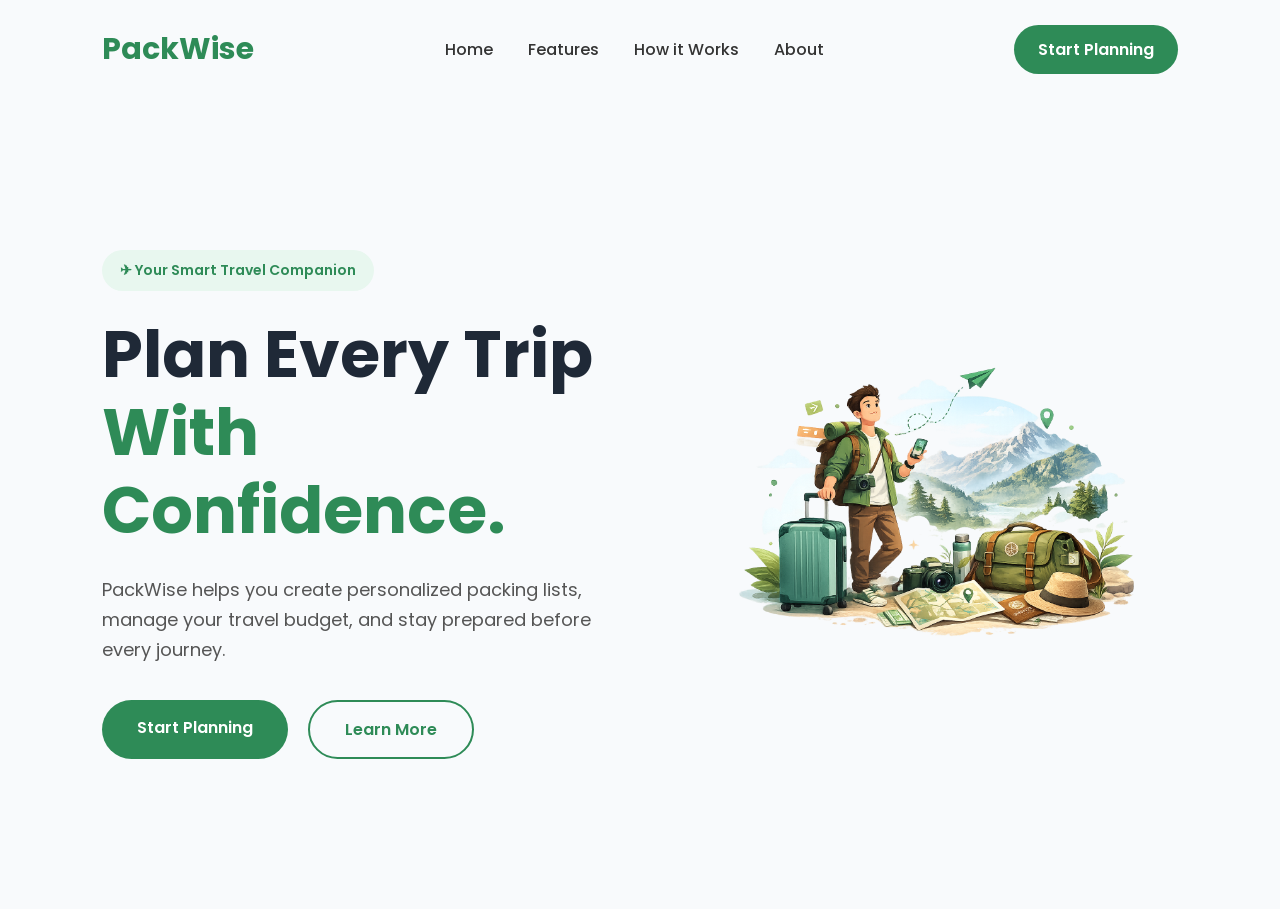
<file: index.html>
<!DOCTYPE html>
<html lang="en">
<head>
    <meta charset="UTF-8">
    <meta name="viewport" content="width=device-width, initial-scale=1.0">
    
  <title>PackWise | Travel Smarter. Pack Better.</title>
<link href="https://fonts.googleapis.com/css2?family=Poppins:wght@300;400;500;600;700&display=swap" rel="stylesheet">
    <link rel="stylesheet" href="style.css">
</head>
<body>

<body>

    <header>

        <nav class="navbar">

            <div class="logo">
                PackWise
            </div>

            <ul class="nav-links">

                <li><a href="index.html">Home</a></li>

                <li><a target="_blank" href="pages/features.html">Features</a></li>

                <li><a target="_blank" href="pages/howitworks.html">How it Works</a></li>

                <li><a target="_blank" href="pages/about.html">About</a></li>

            </ul>

            <a target="_blank" href="pages/planner.html" class="btn-nav">
                Start Planning
            </a>

        </nav>

    </header>

    <section class="hero">
        <div class="hero-left">

            <span class="tag">
                ✈ Your Smart Travel Companion
            </span>

            <h1>
                Plan Every Trip
                <span>With Confidence.</span>
            </h1>

            <p>
                PackWise helps you create personalized packing lists,
                manage your travel budget, and stay prepared before every
                journey.
            </p>

            <div class="hero-buttons">

                <a target = "_blank" href="pages/planner.html " class="btn-primary">
                    Start Planning
                </a>

                <a target = "_blank" href="pages/learnmore.html" class="btn-secondary">
                    Learn More
                </a>

            </div>

        </div>


        <div class="hero-right">

            <img src="assets/travelimage.png" alt="Travel Illustration">

        </div>

    </section>

</body>

</html>
</file>
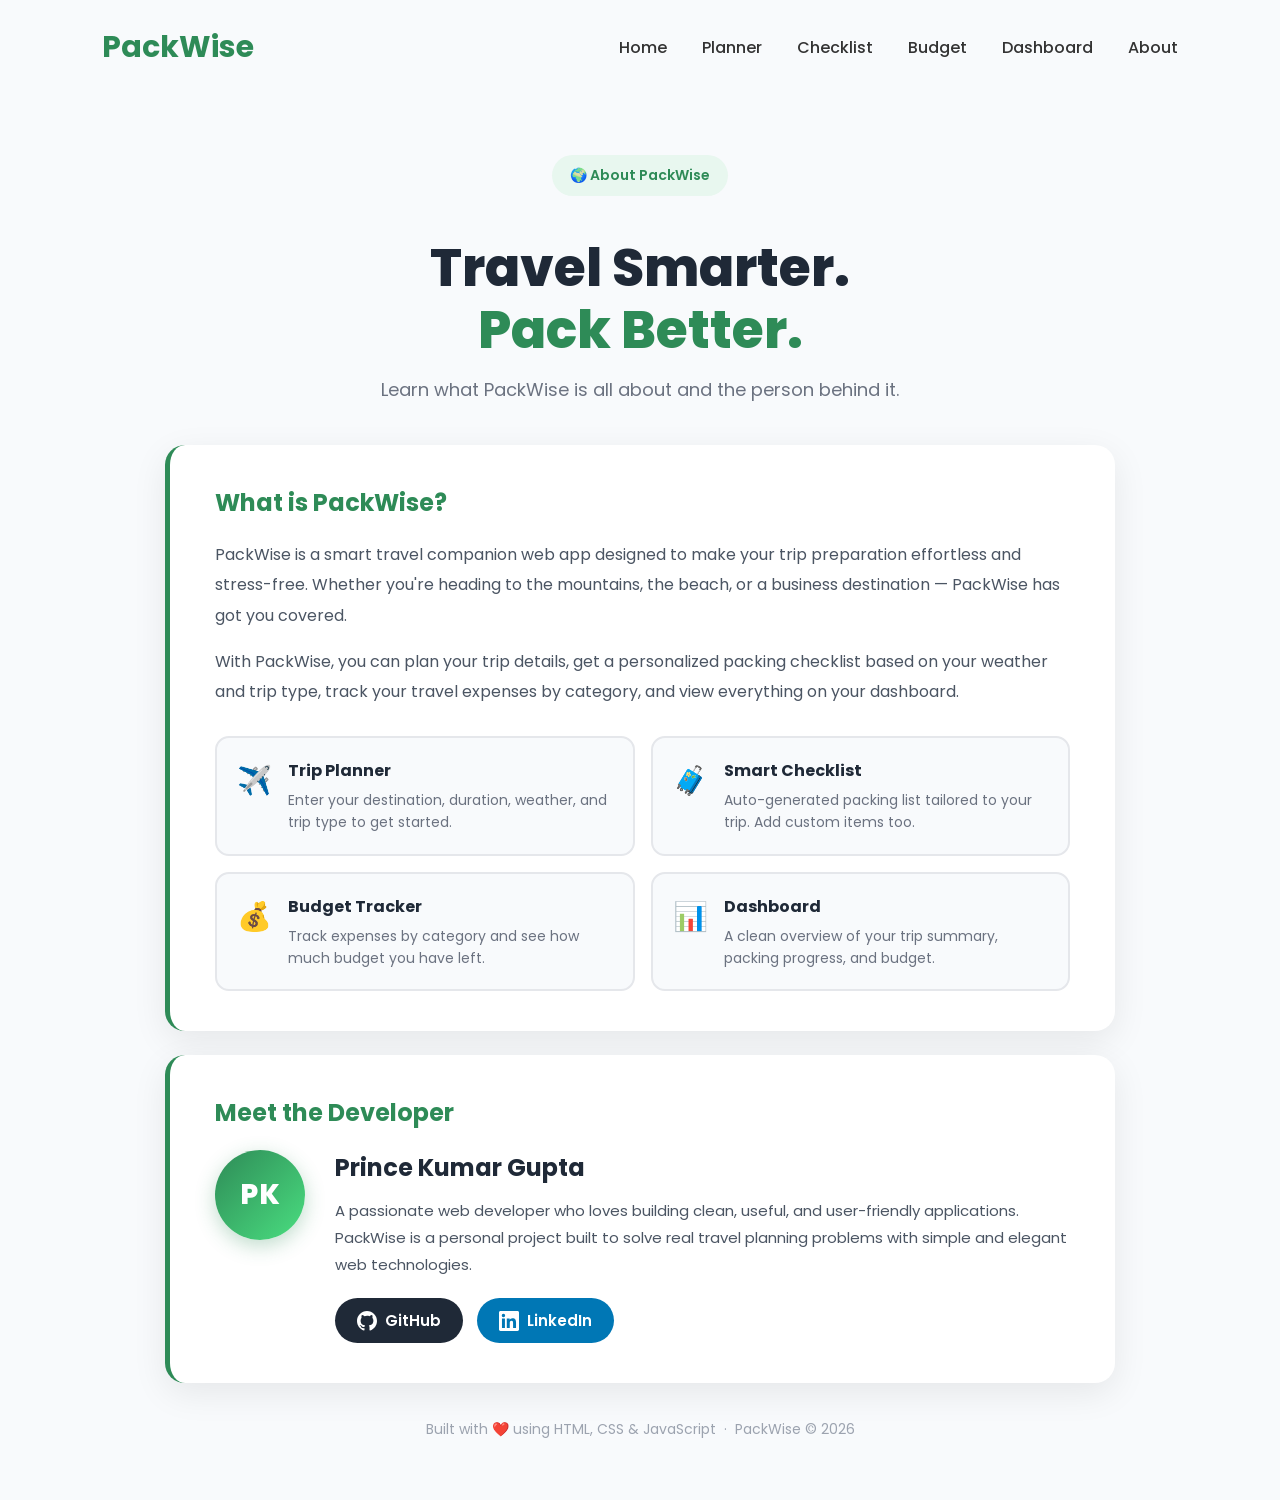
<file: pages/about.html>
<!DOCTYPE html>
<html lang="en">

<head>

    <meta charset="UTF-8">
    <meta name="viewport" content="width=device-width, initial-scale=1.0">

    <title>About | PackWise</title>

    <link rel="stylesheet" href="../style.css">
    <link rel="stylesheet" href="../css/about.css">

    <link href="https://fonts.googleapis.com/css2?family=Poppins:wght@300;400;500;600;700&display=swap" rel="stylesheet">

</head>

<body>

    <header>
        <nav class="navbar">
            <div class="logo">PackWise</div>
            <ul class="nav-links">
                <li><a href="../index.html">Home</a></li>
                <li><a href="planner.html">Planner</a></li>
                <li><a href="checklist.html">Checklist</a></li>
                <li><a href="budget.html">Budget</a></li>
                <li><a href="dashboard.html">Dashboard</a></li>
                <li><a href="about.html">About</a></li>
            </ul>
        </nav>
    </header>


    
    <section class="about-header">
        <span class="tag">🌍 About PackWise</span>
        <h1>Travel Smarter.<br><span>Pack Better.</span></h1>
        <p>Learn what PackWise is all about and the person behind it.</p>
    </section>


  
    <section class="about-section">
        <div class="about-card">

            <h2>What is PackWise?</h2>

            <p>
                PackWise is a smart travel companion web app designed to make your trip preparation
                effortless and stress-free. Whether you're heading to the mountains, the beach, or
                a business destination — PackWise has got you covered.
            </p>

            <p>
                With PackWise, you can plan your trip details, get a personalized packing checklist
                based on your weather and trip type, track your travel expenses by category, and view
                everything on your dashboard.
            </p>

            <div class="feature-grid">

                <div class="feature-item">
                    <span class="feature-icon">✈️</span>
                    <div>
                        <h3>Trip Planner</h3>
                        <p>Enter your destination, duration, weather, and trip type to get started.</p>
                    </div>
                </div>

                <div class="feature-item">
                    <span class="feature-icon">🧳</span>
                    <div>
                        <h3>Smart Checklist</h3>
                        <p>Auto-generated packing list tailored to your trip. Add custom items too.</p>
                    </div>
                </div>

                <div class="feature-item">
                    <span class="feature-icon">💰</span>
                    <div>
                        <h3>Budget Tracker</h3>
                        <p>Track expenses by category and see how much budget you have left.</p>
                    </div>
                </div>

                <div class="feature-item">
                    <span class="feature-icon">📊</span>
                    <div>
                        <h3>Dashboard</h3>
                        <p>A clean overview of your trip summary, packing progress, and budget.</p>
                    </div>
                </div>

            </div>

        </div>
    </section>


   
    <section class="about-section">
        <div class="about-card developer-card">

            <h2>Meet the Developer</h2>

            <div class="dev-content">

                <div class="dev-avatar">
                    <span>PK</span>
                </div>

                <div class="dev-info">

                    <h3>Prince Kumar Gupta</h3>

                    <p class="dev-bio">
                        A passionate web developer who loves building clean, useful, and
                        user-friendly applications. PackWise is a personal project built to
                        solve real travel planning problems with simple and elegant web technologies.
                    </p>

                    <div class="dev-links">

                        <a href="https://github.com/prince-kr-gupta" target="_blank" class="social-btn github">
                            <svg xmlns="http://www.w3.org/2000/svg" width="20" height="20" viewBox="0 0 24 24" fill="currentColor">
                                <path d="M12 0C5.374 0 0 5.373 0 12c0 5.302 3.438 9.8 8.207 11.387.599.111.793-.261.793-.577v-2.234c-3.338.726-4.033-1.416-4.033-1.416-.546-1.387-1.333-1.756-1.333-1.756-1.089-.745.083-.729.083-.729 1.205.084 1.839 1.237 1.839 1.237 1.07 1.834 2.807 1.304 3.492.997.107-.775.418-1.305.762-1.604-2.665-.305-5.467-1.334-5.467-5.931 0-1.311.469-2.381 1.236-3.221-.124-.303-.535-1.524.117-3.176 0 0 1.008-.322 3.301 1.23A11.509 11.509 0 0112 5.803c1.02.005 2.047.138 3.006.404 2.291-1.552 3.297-1.23 3.297-1.23.653 1.653.242 2.874.118 3.176.77.84 1.235 1.911 1.235 3.221 0 4.609-2.807 5.624-5.479 5.921.43.372.823 1.102.823 2.222v3.293c0 .319.192.694.801.576C20.566 21.797 24 17.3 24 12c0-6.627-5.373-12-12-12z"/>
                            </svg>
                            GitHub
                        </a>

                        <a href="https://www.linkedin.com/in/prince-kumar-gupta-99b69a36b/" target="_blank" class="social-btn linkedin">
                            <svg xmlns="http://www.w3.org/2000/svg" width="20" height="20" viewBox="0 0 24 24" fill="currentColor">
                                <path d="M20.447 20.452h-3.554v-5.569c0-1.328-.027-3.037-1.852-3.037-1.853 0-2.136 1.445-2.136 2.939v5.667H9.351V9h3.414v1.561h.046c.477-.9 1.637-1.85 3.37-1.85 3.601 0 4.267 2.37 4.267 5.455v6.286zM5.337 7.433a2.062 2.062 0 01-2.063-2.065 2.064 2.064 0 112.063 2.065zm1.782 13.019H3.555V9h3.564v11.452zM22.225 0H1.771C.792 0 0 .774 0 1.729v20.542C0 23.227.792 24 1.771 24h20.451C23.2 24 24 23.227 24 22.271V1.729C24 .774 23.2 0 22.222 0h.003z"/>
                            </svg>
                            LinkedIn
                        </a>

                    </div>

                </div>

            </div>

        </div>
    </section>


    <!-- Footer note -->
    <section class="about-footer">
        <p>Built with ❤️ using HTML, CSS & JavaScript &nbsp;·&nbsp; PackWise © 2026</p>
    </section>

</body>

</html>
</file>
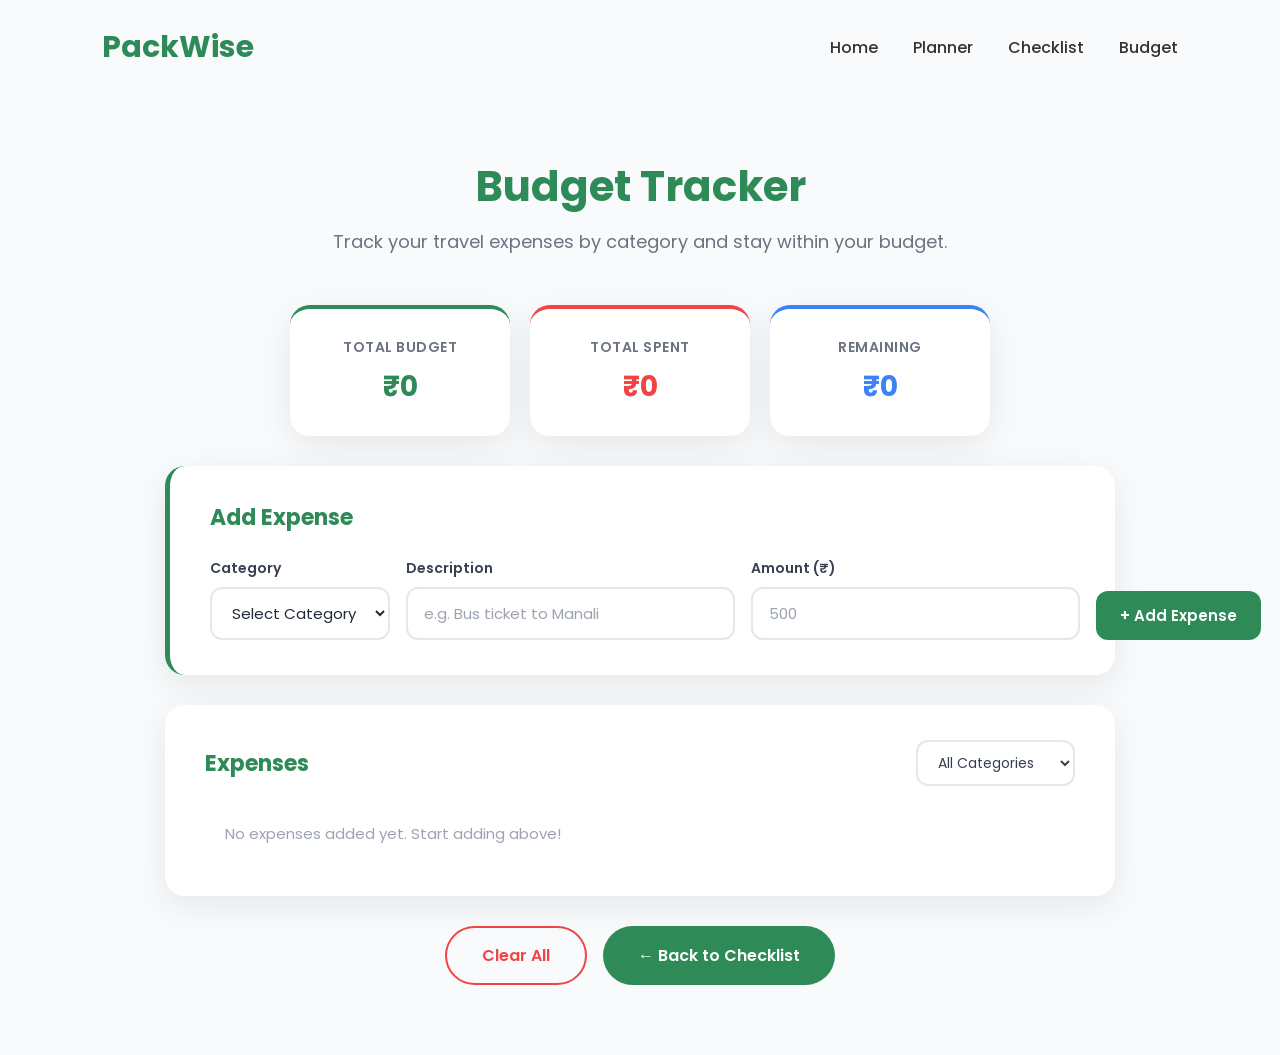
<file: pages/budget.html>
<!DOCTYPE html>
<html lang="en">

<head>

    <meta charset="UTF-8">
    <meta name="viewport" content="width=device-width, initial-scale=1.0">

    <title>Budget Tracker | PackWise</title>

    <link rel="stylesheet" href="../style.css">
    <link rel="stylesheet" href="../css/budget.css">

    <link href="https://fonts.googleapis.com/css2?family=Poppins:wght@300;400;500;600;700&display=swap" rel="stylesheet">

</head>

<body>

    <header>
        <nav class="navbar">
            <div class="logo">PackWise</div>
            <ul class="nav-links">
                <li><a href="../index.html">Home</a></li>
                <li><a href="planner.html">Planner</a></li>
                <li><a href="checklist.html">Checklist</a></li>
                <li><a href="budget.html">Budget</a></li>
            </ul>
        </nav>
    </header>


    <section class="budget-header">
        <h1>Budget Tracker</h1>
        <p>Track your travel expenses by category and stay within your budget.</p>
    </section>


    <section class="budget-overview">

        <div class="overview-card total">
            <span class="overview-label">Total Budget</span>
            <span class="overview-amount" id="totalBudget">₹0</span>
        </div>

        <div class="overview-card spent">
            <span class="overview-label">Total Spent</span>
            <span class="overview-amount" id="totalSpent">₹0</span>
        </div>

        <div class="overview-card remaining">
            <span class="overview-label">Remaining</span>
            <span class="overview-amount" id="totalRemaining">₹0</span>
        </div>

    </section>


    <section class="add-expense-section">

        <div class="add-expense-card">

            <h2>Add Expense</h2>

            <div class="expense-form">

                <div class="input-box">
                    <label>Category</label>
                    <select id="expenseCategory">
                        <option value="">Select Category</option>
                        <option value="Transport">🚗 Transport</option>
                        <option value="Food">🍔 Food</option>
                        <option value="Stay">🏨 Stay / Hotel</option>
                        <option value="Shopping">🛍️ Shopping</option>
                        <option value="Activities">🎢 Activities</option>
                        <option value="Medical">💊 Medical</option>
                        <option value="Other">📦 Other</option>
                    </select>
                </div>

                <div class="input-box">
                    <label>Description</label>
                    <input type="text" id="expenseDesc" placeholder="e.g. Bus ticket to Manali">
                </div>

                <div class="input-box">
                    <label>Amount (₹)</label>
                    <input type="number" id="expenseAmount" placeholder="500" min="1">
                </div>

                <button class="btn-add-expense" id="addExpenseBtn">+ Add Expense</button>

            </div>

        </div>

    </section>


    <section class="expenses-section">

        <div class="expenses-card">

            <div class="expenses-header">
                <h2>Expenses</h2>
                <select id="filterCategory">
                    <option value="All">All Categories</option>
                    <option value="Transport">🚗 Transport</option>
                    <option value="Food">🍔 Food</option>
                    <option value="Stay">🏨 Stay / Hotel</option>
                    <option value="Shopping">🛍️ Shopping</option>
                    <option value="Activities">🎢 Activities</option>
                    <option value="Medical">💊 Medical</option>
                    <option value="Other">📦 Other</option>
                </select>
            </div>

            <ul id="expenseList">
                <li class="empty-state">No expenses added yet. Start adding above!</li>
            </ul>

        </div>

    </section>


    <section class="actions">
        <button id="clearBtn">Clear All</button>
        <button id="backBtn">← Back to Checklist</button>
    </section>

    <script src="../js/budget.js" defer></script>

</body>

</html>
</file>
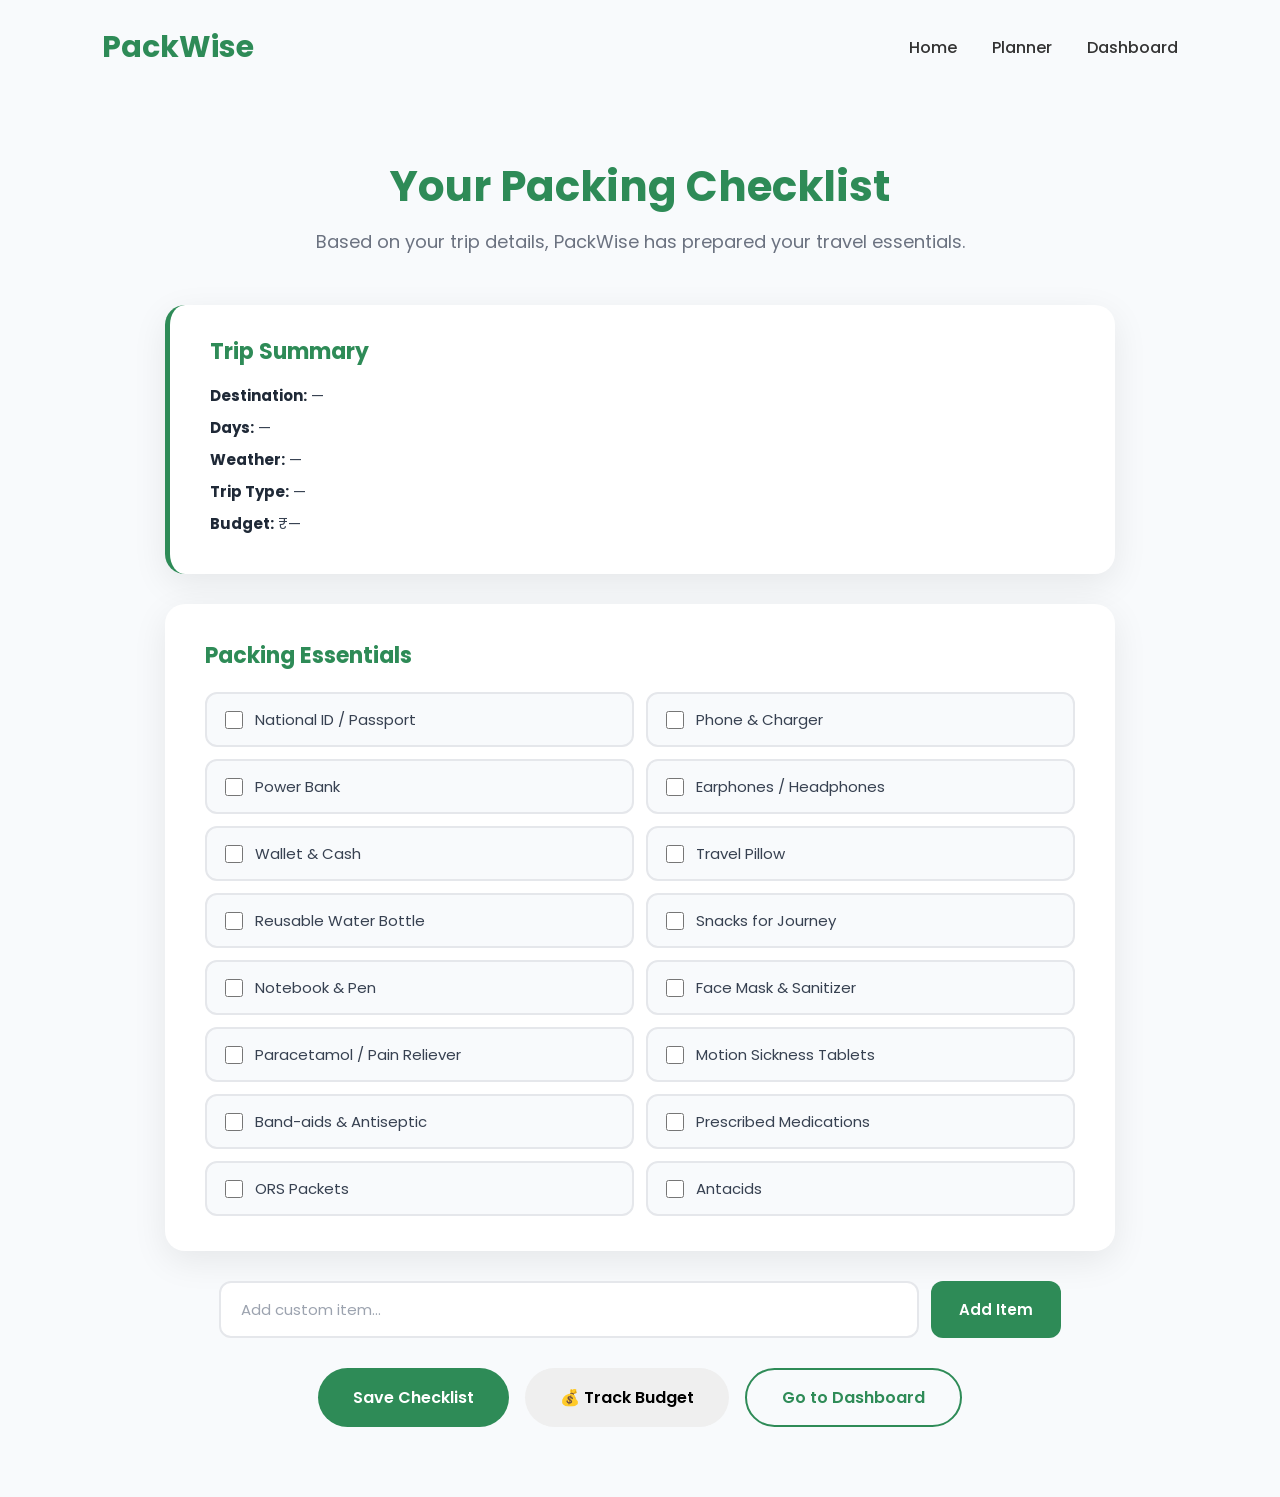
<file: pages/checklist.html>
<!DOCTYPE html>
<html lang="en">

<head>

    <meta charset="UTF-8">
    <meta name="viewport" content="width=device-width, initial-scale=1.0">

    <title>Packing Checklist | PackWise</title>

    
    <link rel="stylesheet" href="../style.css">
    <link rel="stylesheet" href="../css/planner.css">
    <link rel="stylesheet" href="../css/checklist.css">

   
    <link href="https://fonts.googleapis.com/css2?family=Poppins:wght@300;400;500;600;700&display=swap" rel="stylesheet">

</head>

<body>

<header>

    <nav class="navbar">

        <div class="logo">

            PackWise

        </div>

        <ul class="nav-links">

            <li><a href="../index.html">Home</a></li>
            <li><a href="planner.html">Planner</a></li>
            <li><a href="dashboard.html">Dashboard</a></li>

        </ul>

    </nav>

</header>


<section class="checklist-header">

    <h1>Your Packing Checklist</h1>

    <p>
        Based on your trip details, PackWise has prepared your travel essentials.
    </p>

</section>



<section class="trip-summary">

    <div class="summary-card">

        <h2>Trip Summary</h2>

        <p><strong>Destination:</strong> <span id="destination"></span></p>

        <p><strong>Days:</strong> <span id="days"></span></p>

        <p><strong>Weather:</strong> <span id="weather"></span></p>

        <p><strong>Trip Type:</strong> <span id="tripType"></span></p>

        <p><strong>Budget:</strong> ₹<span id="budget"></span></p>

    </div>

</section>



<section class="packing-list">

    <div class="list-card">

        <h2>Packing Essentials</h2>

        <ul id="packingItems">

            <!-- JavaScript will add items here -->

        </ul>

    </div>

</section>



<section class="custom-item">

    <input
        type="text"
        id="customItem"
        placeholder="Add custom item...">

    <button id="addItem">

        Add Item

    </button>

</section>



<section class="actions">

    <button id="saveBtn">

        Save Checklist

    </button>
    <button id ="budgetBtn">💰 Track Budget</button>

    <button id="dashboardBtn">

        Go to Dashboard

    </button>

</section>

<script src="../js/checklist.js"></script>
</body>
</html>
</file>
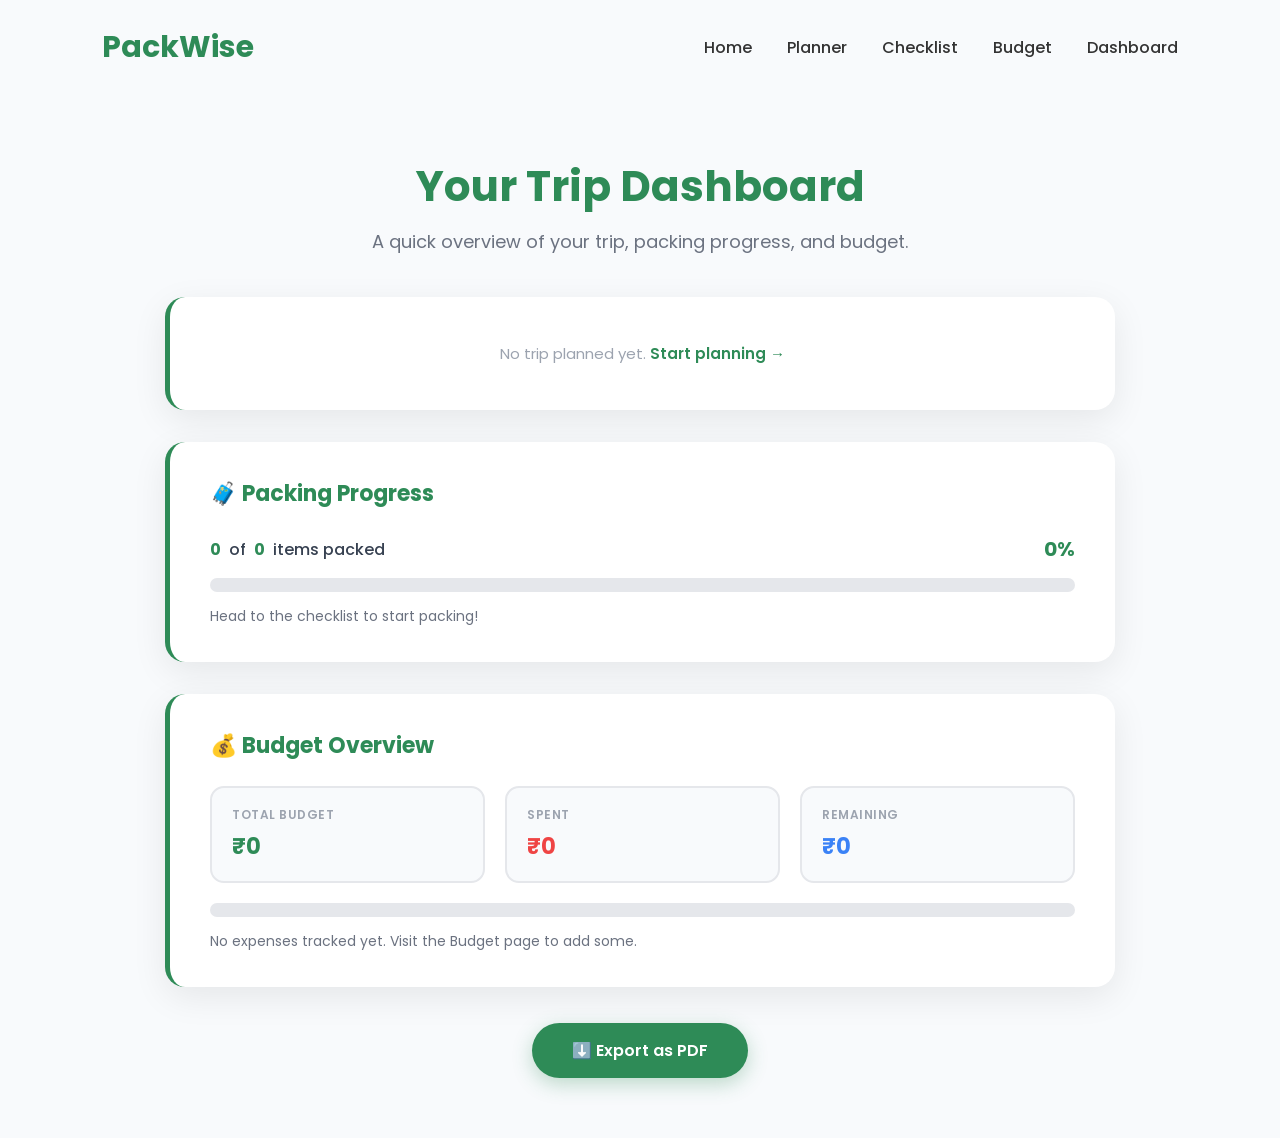
<file: pages/dashboard.html>
<!DOCTYPE html>
<html lang="en">

<head>

    <meta charset="UTF-8">
    <meta name="viewport" content="width=device-width, initial-scale=1.0">

    <title>Dashboard | PackWise</title>

    <link rel="stylesheet" href="../style.css">
    <link rel="stylesheet" href="../css/dashboard.css">

    <link href="https://fonts.googleapis.com/css2?family=Poppins:wght@300;400;500;600;700&display=swap" rel="stylesheet">

</head>

<body>

    <header>
        <nav class="navbar">
            <div class="logo">PackWise</div>
            <ul class="nav-links">
                <li><a href="../index.html">Home</a></li>
                <li><a href="planner.html">Planner</a></li>
                <li><a href="checklist.html">Checklist</a></li>
                <li><a href="budget.html">Budget</a></li>
                <li><a href="dashboard.html">Dashboard</a></li>
            </ul>
        </nav>
    </header>


    <section class="dashboard-header">
        <h1>Your Trip Dashboard</h1>
        <p>A quick overview of your trip, packing progress, and budget.</p>
    </section>


    <!-- Trip Summary -->
    <section class="dash-section">
        <div class="dash-card" id="noTripMsg" style="display:none;">
            <p class="empty-state">No trip planned yet. <a href="planner.html">Start planning →</a></p>
        </div>

        <div class="dash-card trip-card" id="tripCard">
            <h2>✈️ Trip Summary</h2>
            <div class="trip-grid">
                <div class="trip-item">
                    <span class="trip-label">Destination</span>
                    <span class="trip-value" id="d-destination">—</span>
                </div>
                <div class="trip-item">
                    <span class="trip-label">Duration</span>
                    <span class="trip-value" id="d-days">—</span>
                </div>
                <div class="trip-item">
                    <span class="trip-label">Weather</span>
                    <span class="trip-value" id="d-weather">—</span>
                </div>
                <div class="trip-item">
                    <span class="trip-label">Trip Type</span>
                    <span class="trip-value" id="d-tripType">—</span>
                </div>
                <div class="trip-item">
                    <span class="trip-label">Travelers</span>
                    <span class="trip-value" id="d-travellers">—</span>
                </div>
                <div class="trip-item">
                    <span class="trip-label">Budget</span>
                    <span class="trip-value" id="d-budget">—</span>
                </div>
            </div>
        </div>
    </section>


    <!-- Checklist Progress -->
    <section class="dash-section">
        <div class="dash-card">
            <h2>🧳 Packing Progress</h2>
            <div class="progress-info">
                <span id="checkedCount">0</span> of <span id="totalCount">0</span> items packed
                <span class="progress-percent" id="progressPercent">0%</span>
            </div>
            <div class="progress-bar-bg">
                <div class="progress-bar-fill" id="progressFill"></div>
            </div>
            <p class="progress-note" id="progressNote">Head to the checklist to start packing!</p>
        </div>
    </section>


    <!-- Budget Overview -->
    <section class="dash-section">
        <div class="dash-card">
            <h2>💰 Budget Overview</h2>

            <div class="budget-row">
                <div class="budget-stat">
                    <span class="budget-label">Total Budget</span>
                    <span class="budget-value green" id="d-totalBudget">₹0</span>
                </div>
                <div class="budget-stat">
                    <span class="budget-label">Spent</span>
                    <span class="budget-value red" id="d-spent">₹0</span>
                </div>
                <div class="budget-stat">
                    <span class="budget-label">Remaining</span>
                    <span class="budget-value blue" id="d-remaining">₹0</span>
                </div>
            </div>

            <div class="progress-bar-bg">
                <div class="progress-bar-fill budget-fill" id="budgetFill"></div>
            </div>
            <p class="progress-note" id="budgetNote">No expenses tracked yet.</p>
        </div>
    </section>

    <!-- Export Button -->
    <section class="export-section no-print">
        <button id="exportPdfBtn">⬇️ Export as PDF</button>
    </section>

    <script src="../js/dashboard.js" defer></script>

</body>

</html>
</file>
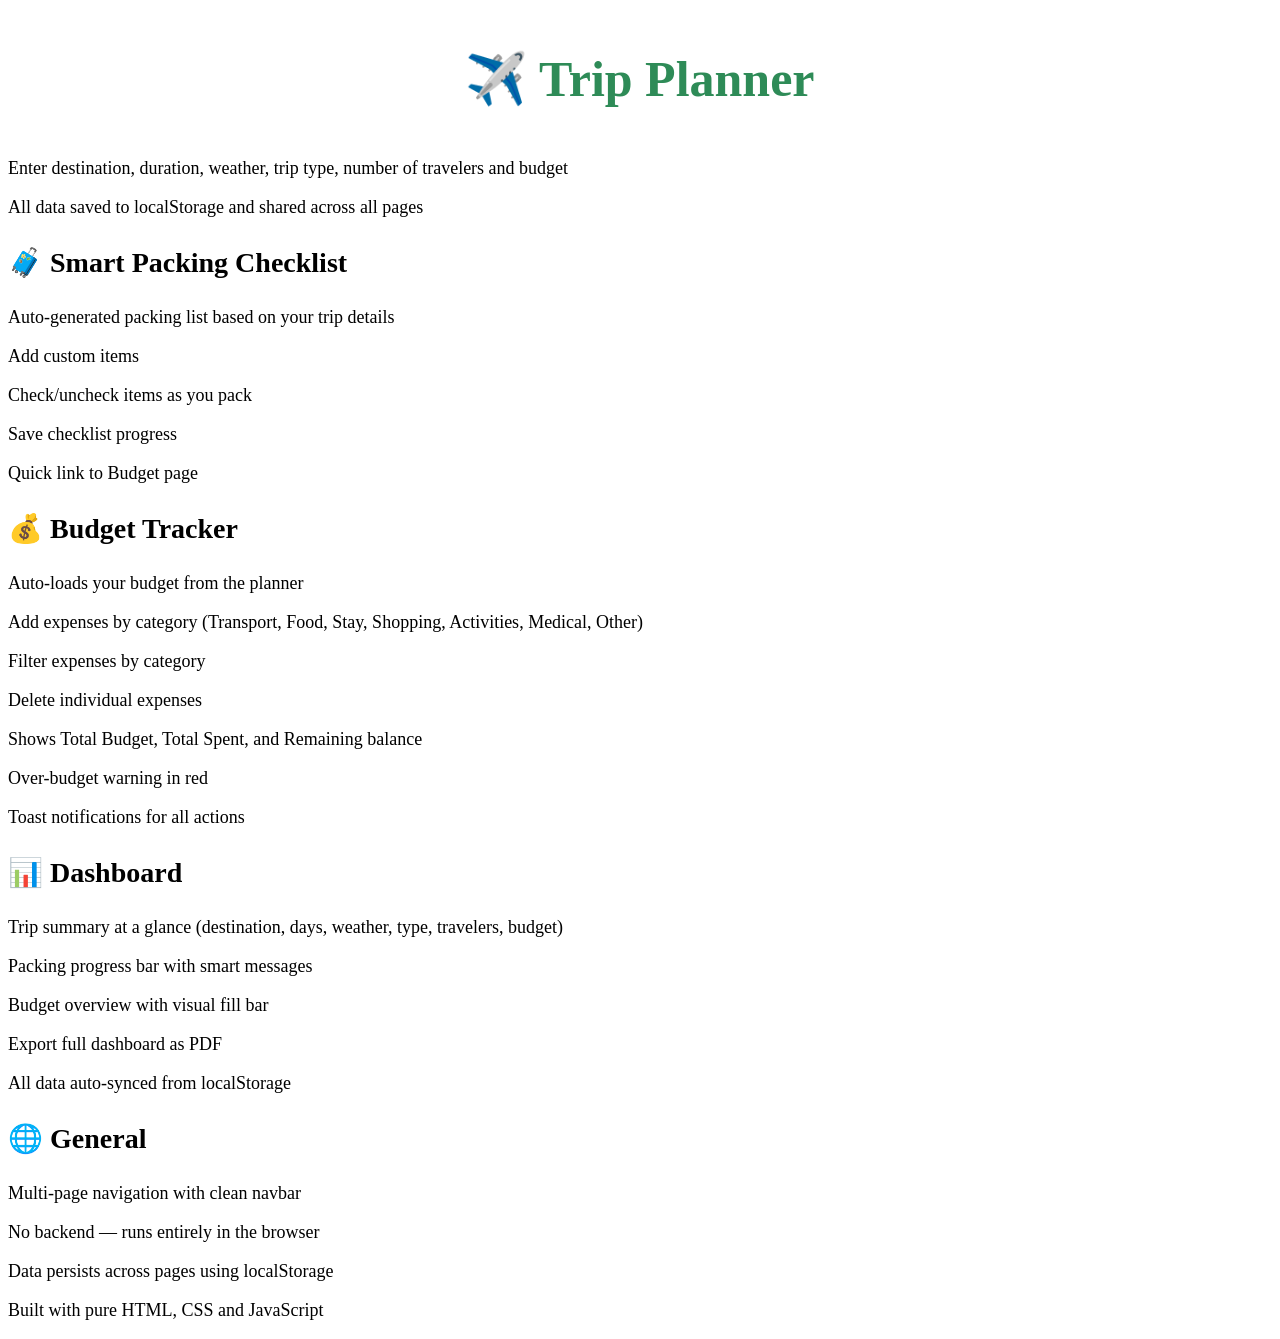
<file: pages/features.html>
<!DOCTYPE html>
<html lang="en">
<head>
    <meta charset="UTF-8">
    <meta name="viewport" content="width=device-width, initial-scale=1.0">
    <title>Features - PackWise</title>
    <link rel="stylesheet" href="../css/features.css">
   
</head>
<body>
    <p class="features-top">
        ✈️ Trip Planner</p>

<p class="features-description">
    Enter destination, duration, weather, trip type, number of travelers and budget
    </p>
<p class="features-description">
    All data saved to localStorage and shared across all pages
</p>

<p class="features-title">
    🧳 Smart Packing Checklist
</p>

<p class="features-description">Auto-generated packing list based on your trip details</p>
<p class="features-description">Add custom items</p>
<p class="features-description">Check/uncheck items as you pack</p>
<p class="features-description">Save checklist progress</p>
<p class="features-description">Quick link to Budget page</p>

<p class="features-title">💰 Budget Tracker</p>

<p class="features-description">Auto-loads your budget from the planner</p>
<p class="features-description">Add expenses by category (Transport, Food, Stay, Shopping, Activities, Medical, Other)</p>
<p class="features-description">Filter expenses by category</p>
<p class="features-description">Delete individual expenses</p>
<p class="features-description">Shows Total Budget, Total Spent, and Remaining balance</p>
<p class="features-description">Over-budget warning in red</p>
<p class="features-description">Toast notifications for all actions</p>
<p class="features-title">📊 Dashboard</p>

<p class="features-description">

<p class="features-description">Trip summary at a glance (destination, days, weather, type, travelers, budget)</p>
<p class="features-description">Packing progress bar with smart messages</p>
<p class="features-description">Budget overview with visual fill bar</p>
<p class="features-description">Export full dashboard as PDF</p>
<p class="features-description">All data auto-synced from localStorage</p>


<p class="features-title">🌐 General</p>

<p class="features-description">Multi-page navigation with clean navbar</p>
<p class="features-description">No backend — runs entirely in the browser</p>
<p class="features-description">Data persists across pages using localStorage</p>
<p class="features-description">Built with pure HTML, CSS and JavaScript</p>
    
</body>
</html>
</file>
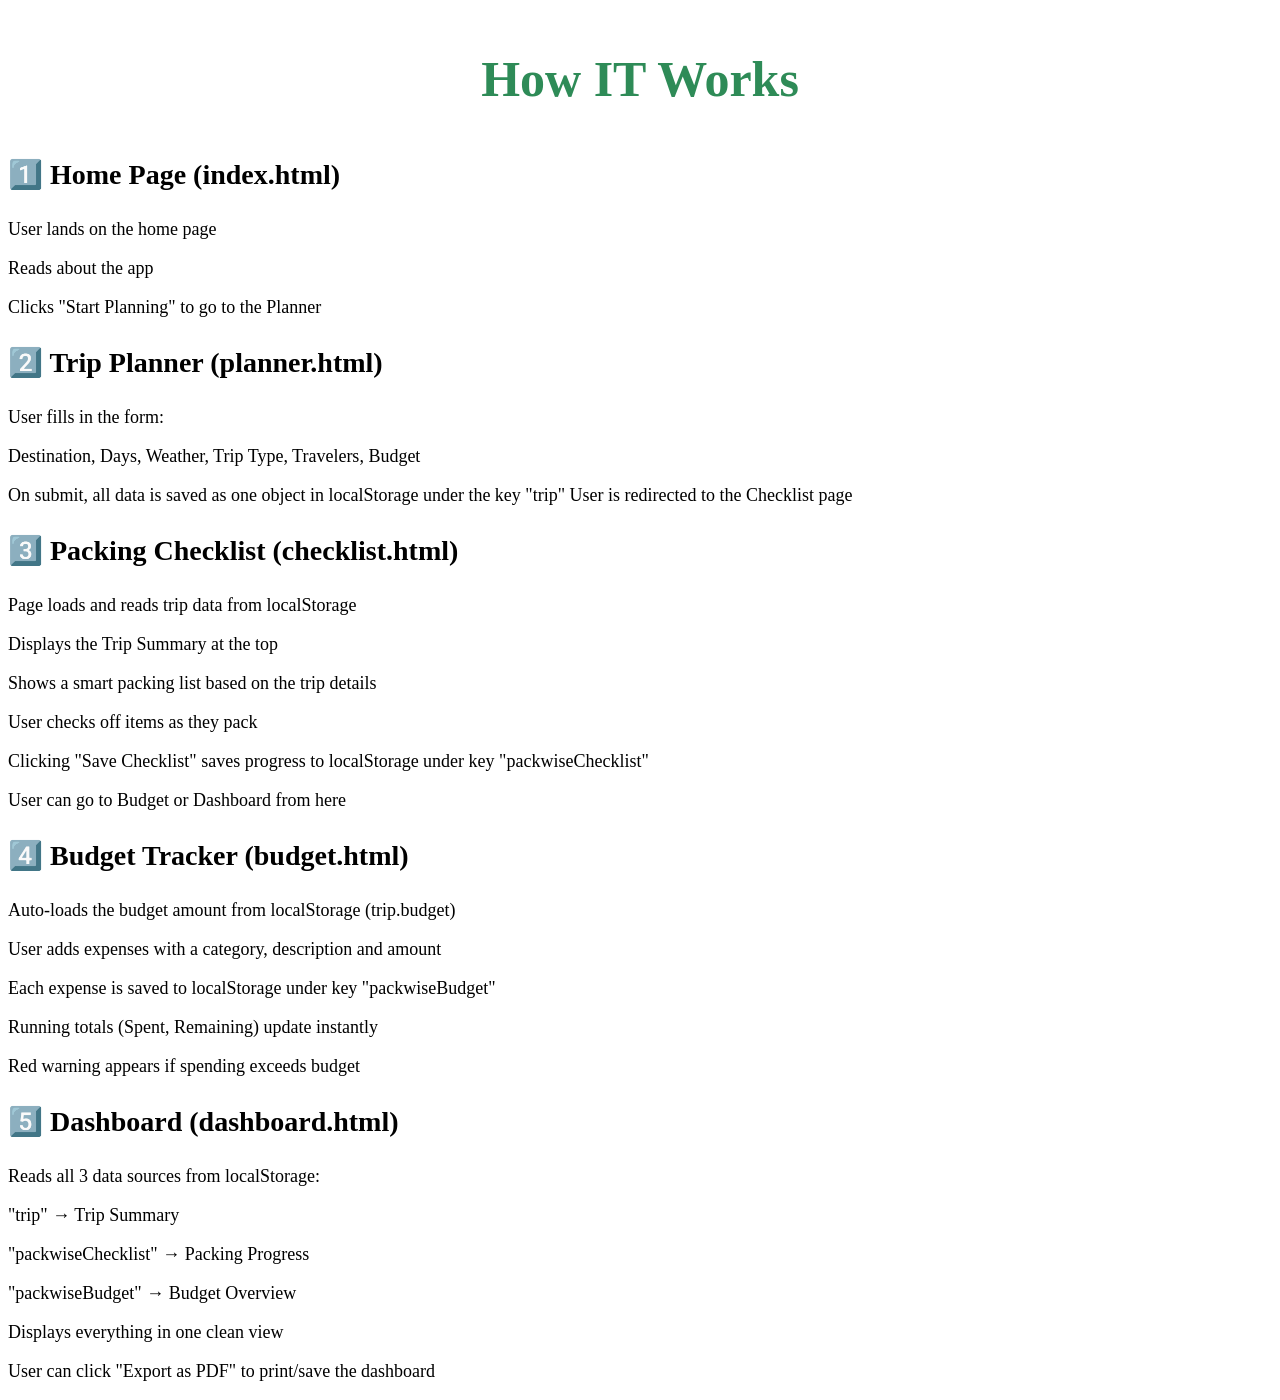
<file: pages/howitworks.html>
<!DOCTYPE html>
<html lang="en">
<head>
    <meta charset="UTF-8">
    <meta name="viewport" content="width=device-width, initial-scale=1.0">
    <title>How It Works - TripWise</title>
    <link rel="stylesheet" href = "../css/howitworks.css">
    
</head>
<body>
    <p class="howitworks-top">
        How IT Works
    </p>
<p class="howitworks-title">1️⃣ Home Page (index.html)</p>

<p class="howitworks-description">User lands on the home page</p>
<p class="howitworks-description">Reads about the app</p>
<p class="howitworks-description">Clicks "Start Planning" to go to the Planner</p>


<p class="howitworks-title">2️⃣ Trip Planner (planner.html)</p>

<p class="howitworks-description">User fills in the form:</p>

<p class="howitworks-description">Destination, Days, Weather, Trip Type, Travelers, Budget</p>


<p class="howitworks-description">On submit, all data is saved as one object in localStorage under the key "trip"
User is redirected to the Checklist page</p>


<p class="howitworks-title">3️⃣ Packing Checklist (checklist.html)</p>

<p class="howitworks-description">Page loads and reads trip data from localStorage</p>
<p class="howitworks-description">Displays the Trip Summary at the top</p>
<p class="howitworks-description">Shows a smart packing list based on the trip details</p>
<p class="howitworks-description">User checks off items as they pack</p>
<p class="howitworks-description">Clicking "Save Checklist" saves progress to localStorage under key "packwiseChecklist"</p>
<p class="howitworks-description">User can go to Budget or Dashboard from here</p>


<p class="howitworks-title">4️⃣ Budget Tracker (budget.html)</p>

<p class="howitworks-description">Auto-loads the budget amount from localStorage (trip.budget)</p>
<p class="howitworks-description">User adds expenses with a category, description and amount</p>
<p class="howitworks-description">Each expense is saved to localStorage under key "packwiseBudget"</p>
<p class="howitworks-description">Running totals (Spent, Remaining) update instantly
<p class="howitworks-description">Red warning appears if spending exceeds budget</p>


<p class="howitworks-title">5️⃣ Dashboard (dashboard.html)</p>

<p class="howitworks-description">Reads all 3 data sources from localStorage:</p>

<p class="howitworks-description">"trip" → Trip Summary</p>
<p class="howitworks-description">"packwiseChecklist" → Packing Progress</p>
<p class="howitworks-description">"packwiseBudget" → Budget Overview</p>


<p class="howitworks-description">Displays everything in one clean view
<p class="howitworks-description">User can click "Export as PDF" to print/save the dashboard</p>
</body>
</html>
</file>
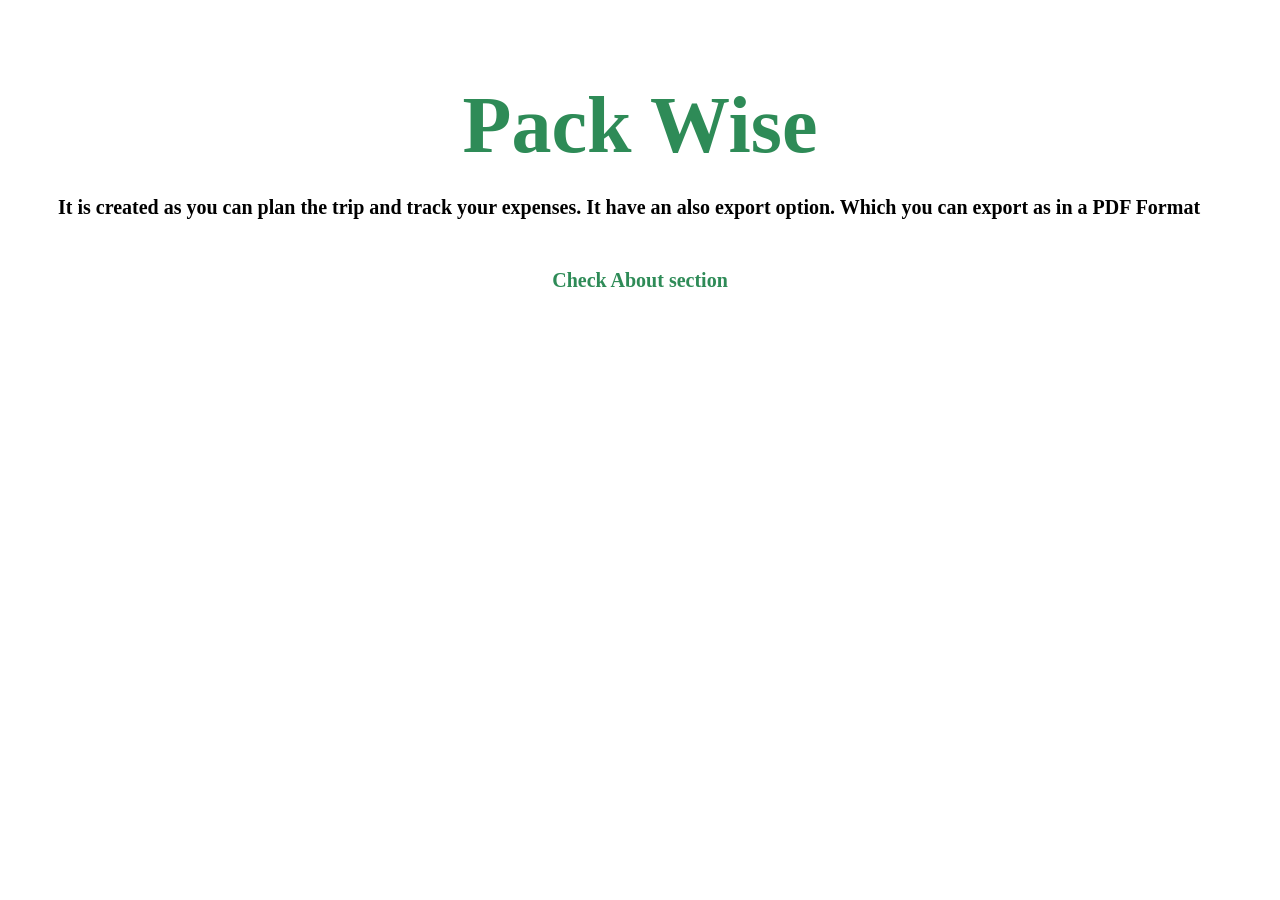
<file: pages/learnmore.html>
<!DOCTYPE html>
<html lang="en">
<head>
    <meta charset="UTF-8">
    <meta name="viewport" content="width=device-width, initial-scale=1.0">
    <title>Learn More - PackWise</title>
    <link rel="stylesheet" href="../css/learnmore.css"> 
   
</head>
<body>
    <p class="learn-top">
        Pack Wise 
    </p>
    <p class="learn-description">
        It is created as you can plan the trip and track your expenses.
        It have an also export option.
        Which you can export as in a PDF Format
    </p>
    <p class="learn-bottom">
        Check About section
    </p>
</body>
</html>
</file>
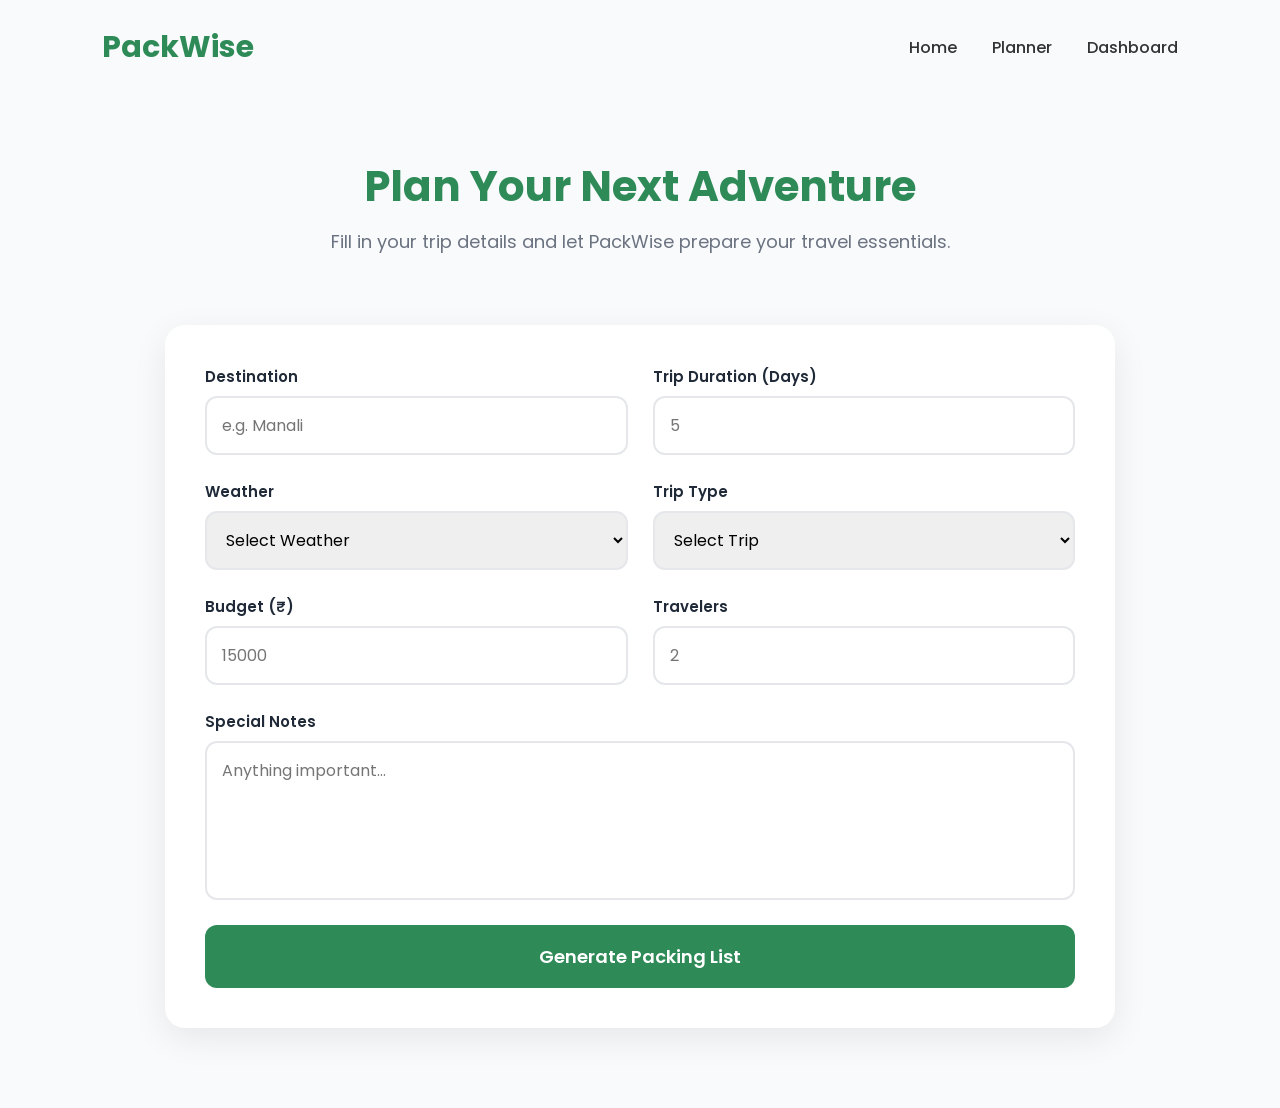
<file: pages/planner.html>
<!DOCTYPE html>
<html lang="en">

<head>

    <meta charset="UTF-8">
    <meta name="viewport" content="width=device-width, initial-scale=1.0">

    <title>Trip Planner | PackWise</title>
    <link rel="stylesheet" href ="../style.css">
    <link rel="stylesheet" href="../css/planner.css">
    <script src="../js/planner.js" defer></script>

    <link href="https://fonts.googleapis.com/css2?family=Poppins:wght@300;400;500;600;700&display=swap" rel="stylesheet">

</head>

<body>

    <header>

        <nav class="navbar">

            <div class="logo">

                PackWise

            </div>

            <ul class="nav-links">

                <li><a href="../index.html">Home</a></li>
                <li><a href="planner.html">Planner</a></li>
                <li><a href="dashboard.html">Dashboard</a></li>

            </ul>

        </nav>

    </header>


    <section class="planner-title">

        <h1>Plan Your Next Adventure</h1>

        <p>
            Fill in your trip details and let PackWise prepare your travel essentials.
        </p>

    </section>


    <section class="planner">

        <form class="planner-form">

        
            <div class="input-box">

                <label>Destination</label>

                <input
                    type="text"
                    placeholder="e.g. Manali"
                    id="destination">

            </div>

            <!-- Days -->

            <div class="input-box">

                <label>Trip Duration (Days)</label>

                <input
                    type="number"
                    min="1"
                    placeholder="5"
                    id="days">

            </div>

            <!-- Weather -->

            <div class="input-box">

                <label>Weather</label>

                <select id="weather">

                    <option>Select Weather</option>

                    <option>Hot</option>

                    <option>Cold</option>

                    <option>Rainy</option>

                    <option>Snowy</option>

                    <option>Mixed</option>

                </select>

            </div>

            <!-- Trip Type -->

            <div class="input-box">

                <label>Trip Type</label>

                <select id="tripType">

                    <option>Select Trip</option>

                    <option>Vacation</option>

                    <option>Trekking</option>

                    <option>Camping</option>

                    <option>Business</option>

                    <option>Road Trip</option>

                    <option>Beach</option>

                </select>

            </div>

            <!-- Budget -->

            <div class="input-box">

                <label>Budget (₹)</label>

                <input
                    type="number"
                    placeholder="15000"
                    id="budget">

            </div>

            <!-- Travelers -->

            <div class="input-box">

                <label>Travelers</label>

                <input
                    type="number"
                    placeholder="2"
                    min="1"
                    id="travellers">

            </div>

            <!-- Notes -->

            <div class="input-box full">

                <label>Special Notes</label>

                <textarea
                    rows="5"
                    placeholder="Anything important..."></textarea>

            </div>

            <!-- Button -->

            <button type="submit" class="btn-primary">

                Generate Packing List

            </button>

        </form>

    </section>

</body>

</html>
</file>
<file: style.css>
@import url('https://fonts.googleapis.com/css2?family=Poppins:wght@300;400;500;600;700;800&display=swap');

*{
    margin:0;
    padding:0;
    box-sizing:border-box;
    scroll-behavior:smooth;
}

body{
    font-family:'Poppins',sans-serif;
    background:#F8FAFC;
    color:#1F2937;
}


header{
    width:100%;
    padding:25px 8%;
}

.navbar{
    display:flex;
    justify-content:space-between;
    align-items:center;
}

.logo{
    font-size:30px;
    font-weight:700;
    color:#2E8B57;
    cursor:pointer;
}

.nav-links{
    display:flex;
    list-style:none;
    gap:35px;
}

.nav-links a{
    text-decoration:none;
    color:#333;
    font-size:16px;
    font-weight:500;
    transition:.3s;
}

.nav-links a:hover{
    color:#2E8B57;
}

.btn-nav{
    text-decoration:none;
    background:#2E8B57;
    color:#fff;
    padding:12px 24px;
    border-radius:40px;
    font-weight:600;
    transition:.3s;
}

.btn-nav:hover{
    background:#236b45;
}


.hero{

    width:100%;
    min-height:90vh;

    display:flex;
    justify-content:space-between;
    align-items:center;

    padding:40px 8%;

}

.hero-left{

    width:50%;

}

.tag{

    display:inline-block;
    background:#E8F7EF;

    color:#2E8B57;

    padding:10px 18px;

    border-radius:30px;

    font-size:14px;

    font-weight:600;

    margin-bottom:25px;

}

.hero-left h1{

    font-size:65px;

    line-height:1.2;

    margin-bottom:25px;

    color:#1F2937;

}

.hero-left span{

    color:#2E8B57;

}

.hero-left p{

    font-size:18px;

    line-height:30px;

    color:#555;

    margin-bottom:35px;

    max-width:600px;

}

.hero-buttons{

    display:flex;

    gap:20px;

}

.btn-primary{

    text-decoration:none;

    background:#2E8B57;

    color:white;

    padding:15px 35px;

    border-radius:40px;

    font-weight:600;

    transition:.3s;

}

.btn-primary:hover{

    transform:translateY(-4px);

    background:#236b45;

}

.btn-secondary{

    text-decoration:none;

    border:2px solid #2E8B57;

    color:#2E8B57;

    padding:15px 35px;

    border-radius:40px;

    font-weight:600;

    transition:.3s;

}

.btn-secondary:hover{

    background:#2E8B57;

    color:white;

}


.hero-right{

    width:45%;

    display:flex;

    justify-content:center;

}

.hero-right img{

    width:100%;

    max-width:550px;

    animation:float 4s ease-in-out infinite;

}


@keyframes float{

    0%{

        transform:translateY(0px);

    }

    50%{

        transform:translateY(-15px);

    }

    100%{

        transform:translateY(0px);

    }

}


@media(max-width:992px){

    .hero{

        flex-direction:column-reverse;

        text-align:center;

        gap:50px;

    }

    .hero-left{

        width:100%;

    }

    .hero-right{

        width:100%;

    }

    .hero-left h1{

        font-size:48px;

    }

    .hero-buttons{

        justify-content:center;

    }

    .navbar{

        flex-direction:column;

        gap:20px;

    }

    .nav-links{

        gap:20px;

        flex-wrap:wrap;

        justify-content:center;

    }

}
</file>
<file: css/about.css>
.about-header {
    text-align: center;
    padding: 60px 20px 30px;
}

.about-header h1 {
    font-size: 52px;
    font-weight: 800;
    color: #1f2937;
    line-height: 1.2;
    margin: 16px 0 14px;
}

.about-header h1 span {
    color: #2E8B57;
}

.about-header p {
    font-size: 18px;
    color: #6b7280;
}


.about-section {
    display: flex;
    justify-content: center;
    padding: 12px 20px;
}


.about-card {
    width: 100%;
    max-width: 950px;
    background: white;
    padding: 40px 45px;
    border-radius: 20px;
    box-shadow: 0 10px 35px rgba(0, 0, 0, 0.08);
    border-left: 5px solid #2E8B57;
}

.about-card h2 {
    font-size: 24px;
    color: #2E8B57;
    margin-bottom: 20px;
}

.about-card > p {
    font-size: 16px;
    color: #4b5563;
    line-height: 1.9;
    margin-bottom: 16px;
}


.feature-grid {
    display: grid;
    grid-template-columns: repeat(2, 1fr);
    gap: 16px;
    margin-top: 28px;
}

.feature-item {
    display: flex;
    align-items: flex-start;
    gap: 16px;
    padding: 20px;
    background: #f8fafc;
    border: 2px solid #e5e7eb;
    border-radius: 14px;
    transition: 0.3s;
}

.feature-item:hover {
    border-color: #2E8B57;
    background: #E8F7EF;
}

.feature-icon {
    font-size: 28px;
    flex-shrink: 0;
    margin-top: 2px;
}

.feature-item h3 {
    font-size: 16px;
    font-weight: 700;
    color: #1f2937;
    margin-bottom: 6px;
}

.feature-item p {
    font-size: 14px;
    color: #6b7280;
    line-height: 1.6;
    margin: 0;
}


.developer-card {
    border-left-color: #2E8B57;
}

.dev-content {
    display: flex;
    align-items: flex-start;
    gap: 30px;
}

.dev-avatar {
    width: 90px;
    height: 90px;
    border-radius: 50%;
    background: linear-gradient(135deg, #2E8B57, #4ade80);
    display: flex;
    align-items: center;
    justify-content: center;
    font-size: 28px;
    font-weight: 800;
    color: white;
    flex-shrink: 0;
    box-shadow: 0 6px 20px rgba(46, 139, 87, 0.3);
    letter-spacing: 1px;
}

.dev-info h3 {
    font-size: 24px;
    font-weight: 700;
    color: #1f2937;
    margin-bottom: 12px;
}

.dev-bio {
    font-size: 15px;
    color: #4b5563;
    line-height: 1.8;
    margin-bottom: 20px;
}


.dev-links {
    display: flex;
    gap: 14px;
    flex-wrap: wrap;
}

.social-btn {
    display: flex;
    align-items: center;
    gap: 8px;
    padding: 11px 22px;
    border-radius: 40px;
    font-size: 15px;
    font-weight: 600;
    text-decoration: none;
    transition: 0.3s;
}

.social-btn.github {
    background: #1f2937;
    color: white;
}

.social-btn.github:hover {
    background: #111827;
    transform: translateY(-3px);
    box-shadow: 0 8px 20px rgba(31, 41, 55, 0.3);
}

.social-btn.linkedin {
    background: #0077B5;
    color: white;
}

.social-btn.linkedin:hover {
    background: #005f8e;
    transform: translateY(-3px);
    box-shadow: 0 8px 20px rgba(0, 119, 181, 0.3);
}


.about-footer {
    text-align: center;
    padding: 24px 20px 60px;
    font-size: 14px;
    color: #9ca3af;
}


@media (max-width: 768px) {

    .about-header h1 {
        font-size: 36px;
    }

    .about-card {
        padding: 25px 20px;
    }

    .feature-grid {
        grid-template-columns: 1fr;
    }

    .dev-content {
        flex-direction: column;
        align-items: center;
        text-align: center;
    }

    .dev-links {
        justify-content: center;
    }
}
</file>
<file: css/budget.css>
/* ── Budget Header ── */

.budget-header {
    text-align: center;
    padding: 60px 20px 30px;
}

.budget-header h1 {
    font-size: 42px;
    color: #2E8B57;
    margin-bottom: 10px;
}

.budget-header p {
    color: #6b7280;
    font-size: 18px;
}

/* ── Overview Cards ── */

.budget-overview {
    display: flex;
    justify-content: center;
    gap: 20px;
    padding: 20px 20px 10px;
    flex-wrap: wrap;
}

.overview-card {
    display: flex;
    flex-direction: column;
    align-items: center;
    justify-content: center;
    gap: 8px;
    width: 220px;
    padding: 28px 20px;
    border-radius: 20px;
    box-shadow: 0 10px 35px rgba(0, 0, 0, 0.08);
    background: white;
}

.overview-card.total {
    border-top: 4px solid #2E8B57;
}

.overview-card.spent {
    border-top: 4px solid #EF4444;
}

.overview-card.remaining {
    border-top: 4px solid #3B82F6;
}

.overview-label {
    font-size: 14px;
    font-weight: 600;
    color: #6b7280;
    text-transform: uppercase;
    letter-spacing: 0.5px;
}

.overview-amount {
    font-size: 28px;
    font-weight: 700;
    color: #1f2937;
}

.overview-card.total .overview-amount  { color: #2E8B57; }
.overview-card.spent .overview-amount  { color: #EF4444; }
.overview-card.remaining .overview-amount { color: #3B82F6; }

/* ── Add Expense ── */

.add-expense-section {
    display: flex;
    justify-content: center;
    padding: 20px 20px 10px;
}

.add-expense-card {
    width: 100%;
    max-width: 950px;
    background: white;
    padding: 35px 40px;
    border-radius: 20px;
    box-shadow: 0 10px 35px rgba(0, 0, 0, 0.08);
    border-left: 5px solid #2E8B57;
}

.add-expense-card h2 {
    font-size: 22px;
    color: #2E8B57;
    margin-bottom: 24px;
}

.expense-form {
    display: grid;
    grid-template-columns: 1fr 2fr 1fr auto;
    gap: 16px;
    align-items: end;
}

.input-box {
    display: flex;
    flex-direction: column;
    gap: 8px;
}

.input-box label {
    font-size: 14px;
    font-weight: 600;
    color: #374151;
}

.input-box input,
.input-box select {
    padding: 13px 16px;
    border: 2px solid #e5e7eb;
    border-radius: 12px;
    font-size: 15px;
    font-family: 'Poppins', sans-serif;
    outline: none;
    transition: 0.3s;
    background: white;
    color: #1f2937;
}

.input-box input:focus,
.input-box select:focus {
    border-color: #2E8B57;
    box-shadow: 0 0 8px rgba(46, 139, 87, 0.2);
}

.input-box input::placeholder {
    color: #9ca3af;
}

.btn-add-expense {
    padding: 13px 24px;
    background: #2E8B57;
    color: white;
    border: none;
    border-radius: 12px;
    font-size: 15px;
    font-weight: 600;
    font-family: 'Poppins', sans-serif;
    cursor: pointer;
    transition: 0.3s;
    white-space: nowrap;
    height: fit-content;
}

.btn-add-expense:hover {
    background: #236b45;
    transform: translateY(-2px);
    box-shadow: 0 6px 16px rgba(46, 139, 87, 0.3);
}

/* ── Expenses List ── */

.expenses-section {
    display: flex;
    justify-content: center;
    padding: 20px 20px 10px;
}

.expenses-card {
    width: 100%;
    max-width: 950px;
    background: white;
    padding: 35px 40px;
    border-radius: 20px;
    box-shadow: 0 10px 35px rgba(0, 0, 0, 0.08);
}

.expenses-header {
    display: flex;
    justify-content: space-between;
    align-items: center;
    margin-bottom: 20px;
    flex-wrap: wrap;
    gap: 12px;
}

.expenses-header h2 {
    font-size: 22px;
    color: #2E8B57;
}

.expenses-header select {
    padding: 10px 16px;
    border: 2px solid #e5e7eb;
    border-radius: 12px;
    font-size: 14px;
    font-family: 'Poppins', sans-serif;
    outline: none;
    cursor: pointer;
    transition: 0.3s;
    background: white;
    color: #374151;
}

.expenses-header select:focus {
    border-color: #2E8B57;
}

#expenseList {
    list-style: none;
    display: flex;
    flex-direction: column;
    gap: 12px;
}

#expenseList li {
    display: flex;
    align-items: center;
    gap: 16px;
    padding: 16px 20px;
    background: #f8fafc;
    border: 2px solid #e5e7eb;
    border-radius: 14px;
    transition: 0.3s;
}

#expenseList li:hover {
    border-color: #2E8B57;
    background: #E8F7EF;
}

.expense-icon {
    font-size: 22px;
    width: 40px;
    text-align: center;
    flex-shrink: 0;
}

.expense-info {
    display: flex;
    flex-direction: column;
    flex: 1;
    gap: 2px;
}

.expense-desc {
    font-size: 15px;
    font-weight: 600;
    color: #1f2937;
}

.expense-cat {
    font-size: 13px;
    color: #6b7280;
}

.expense-amount {
    font-size: 17px;
    font-weight: 700;
    color: #EF4444;
    white-space: nowrap;
}

.expense-delete {
    background: none;
    border: none;
    cursor: pointer;
    color: #9ca3af;
    font-size: 16px;
    padding: 4px 8px;
    border-radius: 8px;
    transition: 0.2s;
    flex-shrink: 0;
}

.expense-delete:hover {
    color: #EF4444;
    background: #fef2f2;
}

.empty-state {
    text-align: center;
    color: #9ca3af;
    font-size: 15px;
    padding: 40px 0;
    border: none !important;
    background: transparent !important;
}

.empty-state:hover {
    border-color: transparent !important;
    background: transparent !important;
}

/* ── Over budget warning ── */

.over-budget .overview-amount {
    color: #EF4444 !important;
}

/* ── Action Buttons ── */

.actions {
    display: flex;
    justify-content: center;
    gap: 16px;
    padding: 20px 20px 70px;
}

.actions button {
    padding: 15px 35px;
    border-radius: 40px;
    font-size: 16px;
    font-weight: 600;
    font-family: 'Poppins', sans-serif;
    cursor: pointer;
    transition: 0.3s;
    border: none;
}

#clearBtn {
    background: transparent;
    border: 2px solid #EF4444 !important;
    color: #EF4444;
}

#clearBtn:hover {
    background: #EF4444;
    color: white;
    transform: translateY(-3px);
}

#backBtn {
    background: #2E8B57;
    color: white;
}

#backBtn:hover {
    background: #236b45;
    transform: translateY(-3px);
    box-shadow: 0 8px 18px rgba(46, 139, 87, 0.3);
}

/* ── Responsive ── */

@media (max-width: 768px) {

    .budget-header h1 {
        font-size: 32px;
    }

    .expense-form {
        grid-template-columns: 1fr;
    }

    .add-expense-card,
    .expenses-card {
        padding: 25px 20px;
    }

    .overview-card {
        width: 100%;
        max-width: 400px;
    }

    .actions {
        flex-direction: column;
        align-items: center;
    }

    .actions button {
        width: 100%;
        max-width: 400px;
    }
}
</file>
<file: css/planner.css>
@import url('https://fonts.googleapis.com/css2?family=Poppins:wght@300;400;500;600;700;800&display=swap');



*{
    margin:0;
    padding:0;
    box-sizing:border-box;
    font-family:'Poppins',sans-serif;
}

body{
    background:#f8fafc;
    color:#1f2937;
}



.planner-title{

    text-align:center;
    padding:60px 20px 30px;

}

.planner-title h1{

    font-size:42px;
    color:#2E8B57;
    margin-bottom:10px;

}

.planner-title p{

    color:#6b7280;
    font-size:18px;

}



.planner{

    width:100%;
    display:flex;
    justify-content:center;
    padding:40px 20px 80px;

}


.planner-form{

    width:100%;
    max-width:950px;

    background:white;

    padding:40px;

    border-radius:20px;

    box-shadow:0 10px 35px rgba(0,0,0,0.08);

    display:grid;

    grid-template-columns:repeat(2,1fr);

    gap:25px;

}



.input-box{

    display:flex;
    flex-direction:column;

}

.input-box label{

    font-size:15px;
    font-weight:600;
    margin-bottom:8px;

}

.input-box input,
.input-box select,
.input-box textarea{

    padding:15px;

    border:2px solid #e5e7eb;

    border-radius:12px;

    outline:none;

    font-size:16px;

    transition:0.3s;

}

.input-box input:focus,
.input-box select:focus,
.input-box textarea:focus{

    border-color:#2E8B57;

    box-shadow:0 0 8px rgba(46,139,87,.2);

}

.input-box textarea{

    resize:none;

}

/* Full width textarea */

.full{

    grid-column:1/3;

}



.btn-primary{

    grid-column:1/3;

    padding:18px;

    border:none;

    background:#2E8B57;

    color:white;

    font-size:18px;

    font-weight:600;

    border-radius:12px;

    cursor:pointer;

    transition:0.3s;

}

.btn-primary:hover{

    background:#236b45;

    transform:translateY(-3px);

    box-shadow:0 8px 18px rgba(46,139,87,.3);

}



@media(max-width:768px){

    .planner-form{

        grid-template-columns:1fr;

        padding:25px;

    }

    .full{

        grid-column:1;

    }

    .btn-primary{

        grid-column:1;

    }

    .planner-title h1{

        font-size:32px;

    }

    .planner-title p{

        font-size:16px;

    }

}
</file>
<file: css/checklist.css>
@import url('https://fonts.googleapis.com/css2?family=Poppins:wght@300;400;500;600;700;800&display=swap');

* {
    margin: 0;
    padding: 0;
    box-sizing: border-box;
    font-family: 'Poppins', sans-serif;
}

body {
    background: #f8fafc;
    color: #1f2937;
}

/* ── Checklist Header ── */

.checklist-header {
    text-align: center;
    padding: 60px 20px 30px;
}

.checklist-header h1 {
    font-size: 42px;
    color: #2E8B57;
    margin-bottom: 10px;
}

.checklist-header p {
    color: #6b7280;
    font-size: 18px;
}

/* ── Trip Summary ── */

.trip-summary {
    display: flex;
    justify-content: center;
    padding: 20px 20px 10px;
}

.summary-card {
    width: 100%;
    max-width: 950px;
    background: white;
    padding: 30px 40px;
    border-radius: 20px;
    box-shadow: 0 10px 35px rgba(0, 0, 0, 0.08);
    border-left: 5px solid #2E8B57;
}

.summary-card h2 {
    font-size: 22px;
    color: #2E8B57;
    margin-bottom: 16px;
}

.summary-card p {
    font-size: 15px;
    color: #374151;
    margin-bottom: 8px;
    line-height: 1.6;
}

.summary-card p strong {
    color: #1f2937;
}

/* ── Packing List ── */

.packing-list {
    display: flex;
    justify-content: center;
    padding: 20px 20px 10px;
}

.list-card {
    width: 100%;
    max-width: 950px;
    background: white;
    padding: 35px 40px;
    border-radius: 20px;
    box-shadow: 0 10px 35px rgba(0, 0, 0, 0.08);
}

.list-card h2 {
    font-size: 22px;
    color: #2E8B57;
    margin-bottom: 20px;
}

#packingItems {
    list-style: none;
    display: grid;
    grid-template-columns: repeat(2, 1fr);
    gap: 12px;
}

#packingItems li {
    display: flex;
    align-items: center;
    gap: 12px;
    padding: 14px 18px;
    background: #f8fafc;
    border: 2px solid #e5e7eb;
    border-radius: 12px;
    font-size: 15px;
    color: #374151;
    transition: 0.3s;
    cursor: pointer;
}

#packingItems li:hover {
    border-color: #2E8B57;
    background: #E8F7EF;
}

#packingItems li.checked {
    border-color: #2E8B57;
    background: #E8F7EF;
    color: #2E8B57;
    text-decoration: line-through;
    opacity: 0.75;
}

#packingItems li input[type="checkbox"] {
    accent-color: #2E8B57;
    width: 18px;
    height: 18px;
    cursor: pointer;
    flex-shrink: 0;
}

/* ── Add Custom Item ── */

.custom-item {
    display: flex;
    justify-content: center;
    gap: 12px;
    padding: 20px 20px 10px;
    max-width: 990px;
    margin: 0 auto;
}

.custom-item input {
    flex: 1;
    padding: 15px 20px;
    border: 2px solid #e5e7eb;
    border-radius: 12px;
    font-size: 15px;
    outline: none;
    transition: 0.3s;
    max-width: 700px;
}

.custom-item input:focus {
    border-color: #2E8B57;
    box-shadow: 0 0 8px rgba(46, 139, 87, 0.2);
}

.custom-item input::placeholder {
    color: #9ca3af;
}

#addItem {
    padding: 15px 28px;
    background: #2E8B57;
    color: white;
    border: none;
    border-radius: 12px;
    font-size: 15px;
    font-weight: 600;
    cursor: pointer;
    transition: 0.3s;
    white-space: nowrap;
}

#addItem:hover {
    background: #236b45;
    transform: translateY(-2px);
    box-shadow: 0 6px 16px rgba(46, 139, 87, 0.3);
}

/* ── Action Buttons ── */

.actions {
    display: flex;
    justify-content: center;
    gap: 16px;
    padding: 20px 20px 70px;
}

.actions button {
    padding: 15px 35px;
    border-radius: 40px;
    font-size: 16px;
    font-weight: 600;
    cursor: pointer;
    transition: 0.3s;
    border: none;
}

#saveBtn {
    background: #2E8B57;
    color: white;
}

#saveBtn:hover {
    background: #236b45;
    transform: translateY(-3px);
    box-shadow: 0 8px 18px rgba(46, 139, 87, 0.3);
}

#dashboardBtn {
    background: transparent;
    border: 2px solid #2E8B57 !important;
    color: #2E8B57;
}

#dashboardBtn:hover {
    background: #2E8B57;
    color: white;
    transform: translateY(-3px);
}

/* ── Responsive ── */

@media (max-width: 768px) {

    .checklist-header h1 {
        font-size: 32px;
    }

    .checklist-header p {
        font-size: 16px;
    }

    .summary-card,
    .list-card {
        padding: 25px 20px;
    }

    #packingItems {
        grid-template-columns: 1fr;
    }

    .custom-item {
        flex-direction: column;
        align-items: stretch;
    }

    .custom-item input {
        max-width: 100%;
    }

    .actions {
        flex-direction: column;
        align-items: center;
        gap: 12px;
    }

    .actions button {
        width: 100%;
        max-width: 400px;
    }
}
</file>
<file: css/dashboard.css>
/* ── Dashboard Header ── */

.dashboard-header {
    text-align: center;
    padding: 60px 20px 30px;
}

.dashboard-header h1 {
    font-size: 42px;
    color: #2E8B57;
    margin-bottom: 10px;
}

.dashboard-header p {
    color: #6b7280;
    font-size: 18px;
}

/* ── Section wrapper ── */

.dash-section {
    display: flex;
    justify-content: center;
    padding: 12px 20px;
}

/* ── Card ── */

.dash-card {
    width: 100%;
    max-width: 950px;
    background: white;
    padding: 35px 40px;
    border-radius: 20px;
    box-shadow: 0 10px 35px rgba(0, 0, 0, 0.08);
    border-left: 5px solid #2E8B57;
    margin-bottom: 8px;
}

.dash-card h2 {
    font-size: 22px;
    color: #2E8B57;
    margin-bottom: 24px;
}

/* ── Trip Grid ── */

.trip-grid {
    display: grid;
    grid-template-columns: repeat(3, 1fr);
    gap: 20px;
}

.trip-item {
    display: flex;
    flex-direction: column;
    gap: 6px;
    padding: 18px 20px;
    background: #f8fafc;
    border: 2px solid #e5e7eb;
    border-radius: 14px;
    transition: 0.3s;
}

.trip-item:hover {
    border-color: #2E8B57;
    background: #E8F7EF;
}

.trip-label {
    font-size: 12px;
    font-weight: 600;
    color: #9ca3af;
    text-transform: uppercase;
    letter-spacing: 0.5px;
}

.trip-value {
    font-size: 18px;
    font-weight: 700;
    color: #1f2937;
}

/* ── Progress Bar ── */

.progress-info {
    display: flex;
    align-items: center;
    gap: 8px;
    font-size: 16px;
    color: #374151;
    font-weight: 500;
    margin-bottom: 14px;
}

.progress-info span {
    font-weight: 700;
    color: #2E8B57;
}

.progress-percent {
    margin-left: auto;
    font-size: 20px;
    font-weight: 700;
    color: #2E8B57;
}

.progress-bar-bg {
    width: 100%;
    height: 14px;
    background: #e5e7eb;
    border-radius: 40px;
    overflow: hidden;
    margin-bottom: 14px;
}

.progress-bar-fill {
    height: 100%;
    background: linear-gradient(90deg, #2E8B57, #4ade80);
    border-radius: 40px;
    width: 0%;
    transition: width 0.8s ease;
}

.budget-fill {
    background: linear-gradient(90deg, #3B82F6, #60a5fa);
}

.budget-fill.over {
    background: linear-gradient(90deg, #EF4444, #f87171);
}

.progress-note {
    font-size: 14px;
    color: #6b7280;
}

/* ── Budget Row ── */

.budget-row {
    display: flex;
    gap: 20px;
    margin-bottom: 20px;
    flex-wrap: wrap;
}

.budget-stat {
    display: flex;
    flex-direction: column;
    gap: 6px;
    flex: 1;
    min-width: 140px;
    padding: 18px 20px;
    background: #f8fafc;
    border: 2px solid #e5e7eb;
    border-radius: 14px;
}

.budget-label {
    font-size: 12px;
    font-weight: 600;
    color: #9ca3af;
    text-transform: uppercase;
    letter-spacing: 0.5px;
}

.budget-value {
    font-size: 22px;
    font-weight: 700;
}

.budget-value.green { color: #2E8B57; }
.budget-value.red   { color: #EF4444; }
.budget-value.blue  { color: #3B82F6; }

/* ── Empty state ── */

.empty-state {
    text-align: center;
    color: #9ca3af;
    font-size: 15px;
    padding: 10px 0;
}

.empty-state a {
    color: #2E8B57;
    font-weight: 600;
    text-decoration: none;
}

.empty-state a:hover {
    text-decoration: underline;
}

/* ── Export Button ── */

.export-section {
    display: flex;
    justify-content: center;
    padding: 16px 20px 60px;
}

#exportPdfBtn {
    padding: 15px 40px;
    background: #2E8B57;
    color: white;
    border: none;
    border-radius: 40px;
    font-size: 16px;
    font-weight: 600;
    font-family: 'Poppins', sans-serif;
    cursor: pointer;
    transition: 0.3s;
    box-shadow: 0 6px 20px rgba(46, 139, 87, 0.3);
}

#exportPdfBtn:hover {
    background: #236b45;
    transform: translateY(-3px);
    box-shadow: 0 10px 28px rgba(46, 139, 87, 0.35);
}

/* ── Print / PDF Styles ── */

@media print {

    @page {
        margin: 20mm 15mm;
        size: A4;
    }

    .no-print {
        display: none !important;
    }

    body {
        background: white !important;
        font-family: 'Poppins', sans-serif;
        color: #1f2937;
    }

    header {
        display: none !important;
    }

    .dashboard-header {
        padding: 20px 0 16px;
    }

    .dashboard-header h1 {
        font-size: 28px;
        color: #2E8B57;
    }

    .dashboard-header p {
        font-size: 14px;
        color: #6b7280;
    }

    .dash-section {
        padding: 8px 0;
    }

    .dash-card {
        box-shadow: none !important;
        border: 1px solid #e5e7eb;
        border-left: 4px solid #2E8B57;
        border-radius: 12px;
        padding: 20px 24px;
        break-inside: avoid;
        page-break-inside: avoid;
    }

    .dash-card h2 {
        font-size: 16px;
        margin-bottom: 14px;
    }

    .trip-grid {
        grid-template-columns: repeat(3, 1fr);
        gap: 10px;
    }

    .trip-item {
        padding: 10px 14px;
        border-radius: 8px;
    }

    .trip-label {
        font-size: 10px;
    }

    .trip-value {
        font-size: 14px;
    }

    .progress-bar-bg {
        height: 10px;
        -webkit-print-color-adjust: exact;
        print-color-adjust: exact;
    }

    .progress-bar-fill,
    .budget-fill {
        -webkit-print-color-adjust: exact;
        print-color-adjust: exact;
    }

    .budget-stat {
        padding: 12px 16px;
        border-radius: 8px;
    }

    .budget-value {
        font-size: 18px;
    }

    .budget-value.green { color: #2E8B57 !important; }
    .budget-value.red   { color: #EF4444 !important; }
    .budget-value.blue  { color: #3B82F6 !important; }
}

/* ── Responsive ── */

@media (max-width: 768px) {

    .dashboard-header h1 {
        font-size: 32px;
    }

    .dash-card {
        padding: 25px 20px;
    }

    .trip-grid {
        grid-template-columns: repeat(2, 1fr);
    }

    .budget-row {
        flex-direction: column;
    }
}

@media (max-width: 480px) {
    .trip-grid {
        grid-template-columns: 1fr;
    }
}
</file>
<file: css/features.css>
.features-top{
            text-align: center;
            color: #2E8B57;
            font-weight: bold;
            font-size : 50px;
        }
        .features-title{
            font-weight : bold;
            font-size: 28px;
        }
        .features-description{
            font-size : 18px;

        }
</file>
<file: css/howitworks.css>
.howitworks-top{
            text-align: center;
            color: #2e8b57;
            font-weight: bold;
            font-size : 50px;

        }
        .howitworks-title{
            font-weight : bold;
            font-size: 28px;
        }
        .howitworks-description{
             font-size : 18px;
        }
</file>
<file: css/learnmore.css>
p{
            font-weight : bold;
            font-size : 20px;
        }
        .learn-top{
            text-align : center;
            
            font-size:80px;
             color: #2E8B57;
             margin-bottom : 25px;

        }
        .learn-description{
            
            margin-left : 50px;
            margin-bottom : 50px;       

        }
        .learn-bottom{
            
            text-align : center;
            color : #2E8B57;

        }
</file>
